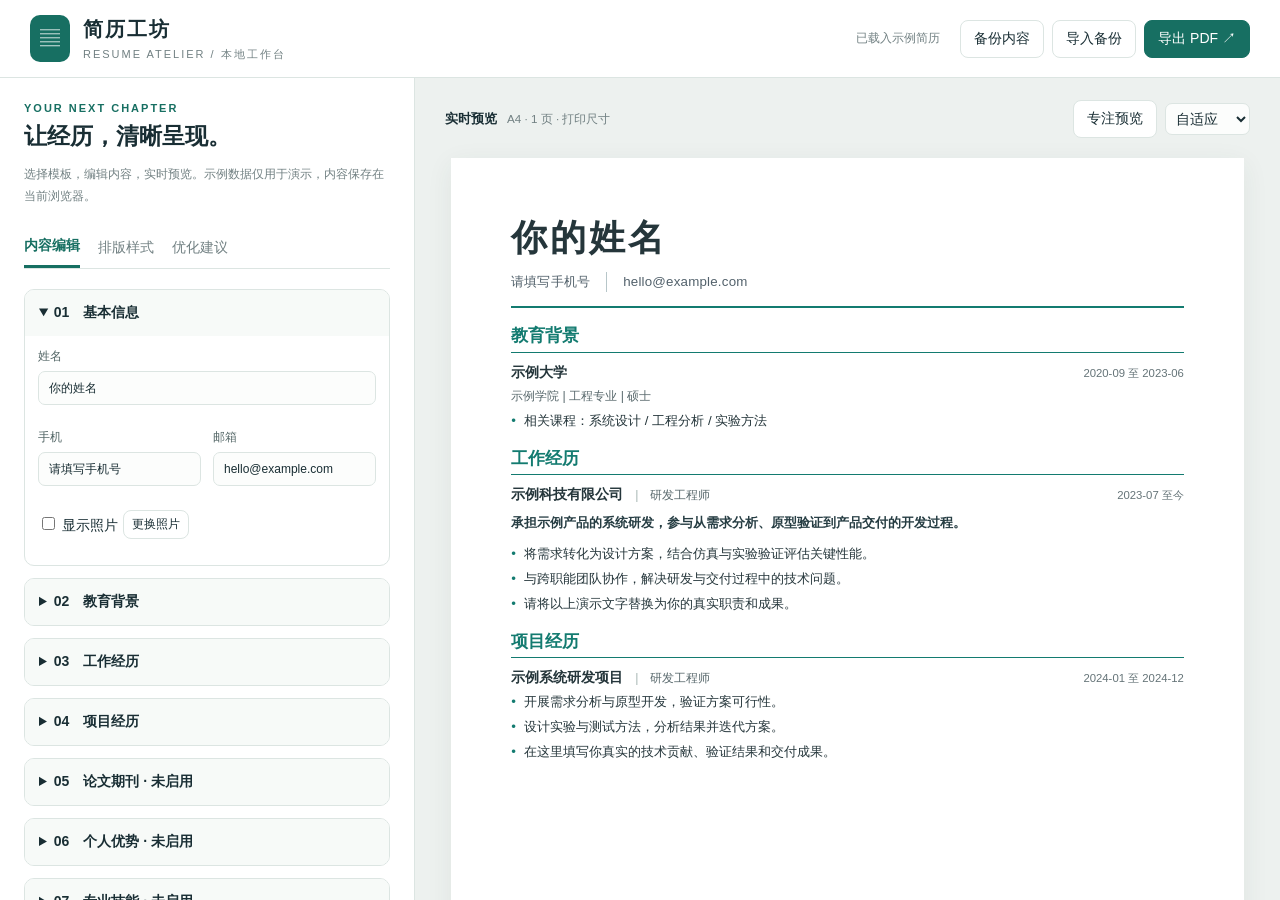
<file: index.html>
<!doctype html>
<html lang="zh-CN"><head><meta charset="utf-8"><meta name="viewport" content="width=device-width,initial-scale=1"><title>简历工坊 · Resume Atelier</title>
<style>
:root{--ink:#192e34;--muted:#728183;--green:#176f62;--line:#dce5e2}*{box-sizing:border-box}[hidden]{display:none!important}body{margin:0;background:#edf1ef;color:var(--ink);font:14px 'Microsoft YaHei','PingFang SC',sans-serif}button,input,textarea,select{font:inherit}button{cursor:pointer;border:1px solid var(--line);background:white;color:var(--ink);border-radius:8px;padding:9px 13px}button:hover{background:#eaf4ef;border-color:#8ab4a5}button:focus-visible,input:focus,textarea:focus,select:focus{outline:2px solid #61a692;outline-offset:2px}button.primary{background:var(--green);color:white;border-color:var(--green)}header.app{height:78px;padding:0 30px;display:flex;align-items:center;justify-content:space-between;background:#fff;border-bottom:1px solid var(--line);gap:20px}.brand{display:flex;gap:13px;align-items:center}.logo{background:var(--green);color:white;border-radius:10px;padding:10px;font-size:20px}.brand b{font-size:20px;letter-spacing:2px}.brand small{display:block;margin-top:4px;color:var(--muted);font-size:11px;letter-spacing:2px}.actions{display:flex;gap:8px;align-items:center}.saved{font-size:12px;color:var(--muted);margin-right:12px}.layout{display:grid;grid-template-columns:415px minmax(0,1fr);height:calc(100vh - 78px)}.editor{background:#fff;border-right:1px solid var(--line);overflow-y:auto;padding:24px}.eyebrow{font-size:11px;letter-spacing:2px;color:var(--green);font-weight:bold}h1{font-size:23px;margin:7px 0}p.help{color:var(--muted);font-size:12px;line-height:1.8}.tabs{display:flex;border-bottom:1px solid var(--line);margin:20px 0;gap:18px}.tabs button{border:0;border-radius:0;padding:10px 0;color:var(--muted)}.tabs button.active{border-bottom:3px solid var(--green);color:var(--green);font-weight:bold}label.field{display:block;font-size:12px;color:#536666;margin:12px 0}input:not([type=checkbox]):not([type=color]):not([type=range]),textarea,select{display:block;width:100%;border:1px solid var(--line);border-radius:7px;padding:9px 10px;margin-top:6px;background:#fcfdfc;color:var(--ink)}textarea{resize:vertical;line-height:1.75;min-height:125px}.row{display:grid;grid-template-columns:1fr 1fr;gap:12px}details.group{border:1px solid var(--line);border-radius:10px;margin:12px 0;overflow:hidden}summary{padding:14px;background:#f7faf8;cursor:pointer;font-weight:bold}.group-inner{padding:0 13px 14px}.controls{display:flex;gap:5px;align-items:center;margin:12px 0;flex-wrap:wrap}.controls button{font-size:12px;padding:5px 8px}.entry{border-top:1px solid var(--line);padding-top:10px;margin-top:10px}.entry-title{display:flex;justify-content:space-between;align-items:center;color:var(--muted);font-size:12px}.entry-title button{padding:4px 7px;font-size:11px}.hint{background:#f1f6f3;border-radius:9px;padding:14px;margin:15px 0;font-size:12px;line-height:1.85;color:#50695e}.template{width:100%;text-align:left;margin:6px 0;padding:15px;display:flex;gap:15px;align-items:center}.template.active{border:2px solid var(--green);background:#f1f8f4}.template strong{display:block}.template small{display:block;margin-top:6px;color:var(--muted)}.mini{width:40px;height:50px;border:1px solid #c1d1c8;background:repeating-linear-gradient(#fff 0 8px,#c3d8cf 9px 10px);border-top:7px solid #428976;flex-shrink:0}.mini.modern{border-top:15px solid #244950}.mini.editorial{border-left:12px solid #b3cfc3}.stage{overflow:auto;padding:22px 30px 50px}.previewbar{display:flex;justify-content:space-between;align-items:center;margin-bottom:20px;gap:15px}.previewbar b{font-size:13px}.previewbar small{color:var(--muted);margin-left:10px}.zoom{display:flex;gap:8px;align-items:center}.zoom select{width:85px;margin:0;padding:6px}.previewwrap{margin:auto;width:794px;transform-origin:top center}.page{width:210mm;height:297mm;padding:15mm 16mm 14mm;background:#fff;position:relative;box-shadow:0 6px 25px #27433612;margin:0 auto 24px;color:#25363b;font-family:'Microsoft YaHei',sans-serif;font-size:var(--font-size);line-height:var(--leading);overflow:hidden}.page-content{height:267mm}.page footer{position:absolute;bottom:6mm;left:16mm;right:16mm;display:flex;justify-content:space-between;border-top:1px solid #e4e9e6;padding-top:2mm;font-size:8pt;color:#89938e}.resume-head{display:flex;gap:18px;align-items:center;margin-bottom:15px;border-bottom:2px solid var(--accent);padding-bottom:15px}.resume-head img{height:82px;width:76px;object-fit:cover;flex-shrink:0}.resume-head h1{font-size:27pt;letter-spacing:5px;line-height:1.35;margin:0 0 5px}.resume-head .target{font-size:12pt;color:var(--accent);margin-bottom:6px}.contact{font-size:9pt;color:#59686c;white-space:pre-wrap;overflow-wrap:anywhere}.section-title{font-size:13pt;color:var(--accent);border-bottom:1px solid var(--accent);padding-bottom:4px;margin:14px 0 9px;line-height:1.4}.item{margin:0 0 11px;overflow-wrap:anywhere}.item-head{display:flex;justify-content:space-between;gap:15px;align-items:baseline;line-height:1.5}.item-head strong{font-size:10.7pt}.date{font-size:8.5pt;color:#657478;flex-shrink:0}.meta{color:#58686c;font-size:9.3pt;margin:3px 0}.bullet{padding-left:13px;position:relative;margin-top:3px;white-space:pre-wrap;overflow-wrap:anywhere}.bullet:before{content:'•';position:absolute;left:0;color:var(--accent)}.modern .resume-head{background:#213f46;color:white;padding:20px;margin:-15mm -16mm 18px;padding-left:16mm;padding-right:16mm;min-height:145px;border:0}.modern .contact,.modern .target{color:#dbeae5}.modern .resume-head img{order:2;margin-left:auto}.modern .section-title{border:0;border-left:4px solid var(--accent);padding:3px 10px;background:#f0f5f3}.modern .item{border-left:1px solid #d8e4de;padding-left:13px}.editorial .resume-head{border-bottom:3px solid var(--accent);justify-content:space-between}.editorial .resume-head img{order:2}.editorial .section-title{border:0;letter-spacing:2px;font-size:12pt}.editorial .section-block{display:grid;grid-template-columns:100px 1fr;column-gap:16px;margin-top:15px}.editorial .section-block .section-title{margin:0;padding:0;border-right:1px solid #cbd9d2}.editorial .item-head{display:block}.editorial .date{display:block;font-size:8pt;margin-top:2px}.editorial .item-head strong{font-size:11pt}.toast{position:fixed;bottom:25px;left:50%;transform:translateX(-50%);background:#203c36;color:white;padding:12px 20px;border-radius:9px;z-index:10;box-shadow:0 5px 20px #0002}.hidden{display:none!important}dialog{border:0;border-radius:14px;padding:28px;max-width:470px;box-shadow:0 20px 80px #0003}dialog::backdrop{background:#183d3655}dialog p{line-height:1.9;color:#52635d}body.preview-only .editor{display:none}body.preview-only .layout{grid-template-columns:1fr}
@media(max-width:1000px){.layout{grid-template-columns:350px minmax(0,1fr)}.editor{padding:18px}.stage{padding:15px}.saved{display:none}.app .brand small{display:none}}@media(max-width:720px){header.app{height:auto;min-height:80px;padding:15px;flex-wrap:wrap}.layout{display:block;height:auto}.editor{max-height:65vh}.stage{min-height:400px}.actions{flex-wrap:wrap}.previewbar{flex-wrap:wrap}}
@page{size:A4;margin:0}@media print{html,body{margin:0!important;padding:0!important;background:white!important}.app,.editor,.previewbar,dialog,.toast{display:none!important}.layout,.stage,.previewwrap{display:block!important;width:auto!important;height:auto!important;margin:0!important;padding:0!important;overflow:visible!important;zoom:1!important;transform:none!important}.page{margin:0!important;box-shadow:none!important;break-after:page;page-break-after:always;print-color-adjust:exact;-webkit-print-color-adjust:exact}.page:last-child{break-after:auto;page-break-after:auto}}
/* Additional automatic templates */
.company-role{display:flex;flex-wrap:wrap;align-items:baseline;gap:3px 12px;min-width:0}
.inline-role{font-size:9.3pt;font-weight:400;color:#58686c;white-space:normal}
.inline-role:before{content:'|';color:#a7b6b3;margin-right:12px}
.page .work-head{display:flex;justify-content:space-between;align-items:baseline;gap:5px 15px}
.custom-block .inline-role{font-size:.9em}
.role-summary{margin:7px 0 8px;padding:0;font-weight:600;line-height:1.7;color:#263d43;white-space:pre-wrap;overflow-wrap:anywhere}
.compact .role-summary{margin:5px 0 6px;line-height:1.5}
.custom-block .role-summary{font-size:1em}
.row>*{min-width:0}
.resume-copy{flex:1;min-width:0;container-type:inline-size}
.resume-head .contact{display:grid;grid-template-columns:minmax(0,1fr);gap:3px;width:100%;white-space:normal;text-align:left;line-height:1.65}
.contact-field{display:grid;grid-template-columns:2em minmax(0,1fr);align-items:baseline;min-width:0;column-gap:1em}
.contact-label{white-space:nowrap;opacity:.75}
.contact-secondary{font-size:9pt;line-height:1.65;color:#718078;margin-top:5px;text-align:left;overflow-wrap:anywhere}
.modern .contact-secondary{color:#c3d5cf}
.contact-value{min-width:0;overflow-wrap:anywhere;white-space:pre-wrap;font-variant-numeric:tabular-nums}
.minimal .contact,.academic .contact{margin-inline:auto}
.resume-head .target{overflow-wrap:anywhere}
@container(max-width:360px){.resume-head .contact{grid-template-columns:minmax(0,1fr);gap:3px}}
.minimal .resume-head{justify-content:center;text-align:center;border:0;padding-bottom:10px}.minimal .resume-head img{border-radius:50%;width:74px;height:74px}.minimal .resume-head h1{font-size:25pt;letter-spacing:8px}.minimal .section-title{color:#273b3d;border-color:#c9d5d0;font-size:11.5pt;letter-spacing:3px}.minimal .item{margin-bottom:15px}.minimal .bullet:before{color:#82908b}.mini.minimal{border-top:0;border-bottom:1px solid #ccc}
.executive .resume-head{border-top:7px solid var(--accent);border-bottom:0;padding-top:18px;align-items:flex-start}.executive .resume-head img{order:2;margin-left:auto}.executive .resume-head h1{font-weight:900;letter-spacing:1px;font-size:30pt}.executive .section-title{color:#25363b;border-bottom:2px solid #25363b;font-size:12pt}.executive .item-head strong{font-weight:800}.executive .meta{color:var(--accent)}.mini.executive{border-top:9px solid #25363b}
.compact .resume-head{margin-bottom:8px;padding-bottom:8px}.compact .resume-head h1{font-size:23pt}.compact .resume-head img{width:58px;height:64px}.compact .section-title{font-size:11.5pt;margin:10px 0 6px;padding:3px 8px;background:#edf3f0;border:0}.compact .item{margin-bottom:7px}.compact .meta{margin:1px 0}.compact .bullet{margin-top:1px;line-height:1.4}.compact .item-head strong{font-size:10pt}.mini.compact{background:repeating-linear-gradient(#fff 0 4px,#a4b8af 5px 6px)}
.academic{font-family:'SimSun','Songti SC',serif}.academic .resume-head{justify-content:center;text-align:center;border-bottom:3px double #34433e}.academic .resume-head h1{font-family:'SimSun',serif;font-size:26pt}.academic .resume-head img{order:2}.academic .section-title{color:#25352d;border-bottom:1px solid #747f79;letter-spacing:4px;text-align:center}.academic .item-head strong{font-size:11pt}.academic .meta{font-style:italic}.mini.academic{border-top:3px double #34433e}
/* Custom layout canvas uses millimetres so screen and PDF agree. */
.custombar{position:sticky;top:-22px;z-index:5;background:#f8fcf9f5;border:1px solid #d2e1d9;border-radius:10px;padding:10px 12px;margin:0 0 18px;display:flex;flex-wrap:wrap;align-items:center;gap:8px;box-shadow:0 3px 12px #18382d0b}.custombar button{padding:7px 10px;font-size:12px}.custombar .status{font-size:12px;color:#657c6f;flex-basis:100%}.custombar .status.problem{color:#a34827}.custom-help{font-size:12px;color:#577565;flex:1}.mini.custom{border:1px dashed #176f62;background:linear-gradient(90deg,transparent 45%,#a4cbb5 46% 50%,transparent 51%),linear-gradient(transparent 40%,#a4cbb5 41% 45%,transparent 46%)}
.page.custom{padding:0;overflow:hidden}.page.custom.grid-on{background-image:linear-gradient(#b4cdbc20 1px,transparent 1px),linear-gradient(90deg,#b4cdbc20 1px,transparent 1px);background-size:5mm 5mm}.custom .safe-guide{position:absolute;inset:8mm 8mm 14mm;border:1px dashed #c1d5c9;pointer-events:none}.custom .custom-page-label{position:absolute;top:2mm;left:8mm;color:#8b9e93;font-size:8pt;pointer-events:none}.custom-block{position:absolute;outline:1px dashed #b6cdc080;touch-action:none;cursor:move;overflow:visible}.custom-block:hover{outline-color:#438e73}.custom-block.selected{outline:2px solid #34866b;z-index:2}.custom-block.issue{outline:2px dashed #c1623c}.custom-block .block-content{padding:2mm;height:100%;overflow:visible;overflow-wrap:anywhere}.custom-block .resume-head{margin:0;padding:0;border:0;display:block}.custom-block .resume-head h1{overflow-wrap:anywhere}.custom-block .contact{font-size:.9em}.custom-block .section-title{margin:0 0 6px;font-size:1.15em}.custom-block .item{margin:0}.custom-block .item-head{flex-wrap:wrap;gap:2px 10px}.custom-block .item-head strong{font-size:1.04em}.custom-block .date{font-size:.82em;white-space:normal}.custom-block .meta{font-size:.9em}.custom-block .item-head strong,.custom-block .date{min-width:0;max-width:100%;overflow-wrap:anywhere}.custom-block .custom-photo{display:block;width:100%;height:100%;object-fit:contain}.custom-block .photo-content{padding:0}.block-grip{position:absolute;left:0;top:-19px;border:0;border-radius:4px 4px 0 0;background:#277e60;color:white;padding:2px 7px;line-height:15px;font-size:10px;max-width:100%;white-space:nowrap;text-overflow:ellipsis;overflow:hidden;opacity:0;cursor:move;z-index:3}.selected .block-grip,.custom-block:hover .block-grip{opacity:1}.resize-handle{position:absolute;width:10px;height:10px;border:1px solid #267555;background:#fff;padding:0;border-radius:2px;z-index:4;opacity:0;touch-action:none}.selected .resize-handle{opacity:1}.resize-handle[data-edge=nw]{left:-5px;top:-5px;cursor:nwse-resize}.resize-handle[data-edge=ne]{right:-5px;top:-5px;cursor:nesw-resize}.resize-handle[data-edge=sw]{left:-5px;bottom:-5px;cursor:nesw-resize}.resize-handle[data-edge=se]{right:-5px;bottom:-5px;cursor:nwse-resize}.resize-handle[data-edge=n]{left:50%;top:-5px;cursor:ns-resize}.resize-handle[data-edge=s]{left:50%;bottom:-5px;cursor:ns-resize}.resize-handle[data-edge=w]{left:-5px;top:50%;cursor:ew-resize}.resize-handle[data-edge=e]{right:-5px;top:50%;cursor:ew-resize}
.custom-inspector{border:1px solid #cadfd1;background:#f7faf8;border-radius:10px;padding:14px;margin-top:15px}.custom-inspector h3{font-size:14px;margin:0 0 7px}.custom-inspector .controls{margin-bottom:0}.custom-inspector input{min-width:0}.custom-inspector .hint{margin-bottom:0;background:#eaf1ec}.custom-block.selected:focus-visible{outline:2px solid #277e60}.layout-clean .custom-block{outline:none!important;cursor:default}.layout-clean .block-grip,.layout-clean .resize-handle,.layout-clean .safe-guide,.layout-clean .custom-page-label{display:none}.layout-clean .page.custom{background-image:none}.custom-badge{font-size:11px;background:#e2eee7;color:#34785a;border-radius:5px;padding:3px 6px}.custom-block[data-dragging]{z-index:4;box-shadow:0 4px 15px #29644722}
@media print{.custombar,.block-grip,.resize-handle,.safe-guide,.custom-page-label{display:none!important}.page.custom{background-image:none!important}.custom-block{outline:none!important;box-shadow:none!important}.custom-block .block-content{overflow:visible!important}.custom-block.selected{z-index:auto}}
.page .resume-head{text-align:left;align-items:center}
.page .resume-head>img{order:2;margin-left:auto;align-self:center}
.page .resume-head h1{margin-bottom:8px}
.custom-block .contact-secondary{font-size:.9em}
.page .resume-head h1{font-size:27pt;letter-spacing:3px;line-height:1.3;margin:0 0 10px}
.page .resume-head .contact{display:flex;flex-wrap:wrap;gap:6px 0;align-items:baseline;font-size:10pt;line-height:1.5;color:#52616b}
.page .contact-field{display:block;min-width:0;max-width:100%;padding-right:16px}
.page .contact-field+.contact-field{border-left:1px solid #b7c6c9;padding-left:16px;padding-right:0}
.page .contact-value{overflow-wrap:anywhere;letter-spacing:.2px}
.page.modern .contact{color:#e0ece8}
.page.modern .contact-field+.contact-field{border-color:#74918e}
.page .resume-head>img{height:78px;width:70px;object-fit:cover}
@container(max-width:340px){.page .resume-head .contact{display:grid;grid-template-columns:minmax(0,1fr);gap:4px}.page .contact-field,.page .contact-field+.contact-field{padding:0;border:0}}

</style></head><body>
<header class="app"><div class="brand"><div class="logo">▤</div><div><b>简历工坊</b><small>RESUME ATELIER / 本地工作台</small></div></div><div class="actions"><span class="saved" id="saved">已载入示例简历</span><button id="backup">备份内容</button><button id="import">导入备份</button><button class="primary" id="export">导出 PDF ↗</button></div></header>
<main class="layout"><aside class="editor"><div class="eyebrow">YOUR NEXT CHAPTER</div><h1>让经历，清晰呈现。</h1><p class="help">选择模板，编辑内容，实时预览。示例数据仅用于演示，内容保存在当前浏览器。</p><nav class="tabs"><button class="active" data-tab="content">内容编辑</button><button data-tab="design">排版样式</button><button data-tab="advice">优化建议</button></nav><div id="content"></div><div id="design" class="hidden"></div><div id="advice" class="hidden"><div class="hint"><b>01 / 先概括职责与贡献</b><br>工作经历第一行作为独立总结段落，其余每行作为一条职责或成果。说明你承担了什么，以及工作产生的价值。</div><div class="hint"><b>02 / 展示真实证据</b><br>项目描述保留技术方法、关键约束和已验证的成果。只填写真实可核对的数据。</div><div class="hint"><b>03 / 为目标职位调整顺序</b><br>通过分组和条目旁的箭头，把最相关的经历放在前面。示例内容不代表任何真实个人或机构。</div><div class="hint"><b>04 / 保存你的内容</b><br>定期导出 JSON 备份。清理浏览器数据或换电脑后，可以通过导入备份恢复。</div><button id="reset">恢复示例简历…</button></div></aside><section class="stage"><div class="previewbar"><div><b>实时预览</b><small id="page-count"></small></div><div class="zoom"><button id="focus">专注预览</button><select id="zoom" aria-label="预览缩放"><option value="auto">自适应</option><option value="0.65">65%</option><option value="0.85">85%</option><option value="1">100%</option></select></div></div><div class="previewwrap" id="pages"></div></section></main>
<input type="file" id="json-file" accept=".json,application/json" hidden><input type="file" id="photo-file" accept="image/png,image/jpeg,image/webp" hidden><div class="toast hidden" id="toast" role="status"></div>
<dialog id="print-dialog"><h2>保存为 PDF</h2><p>接下来会打开浏览器打印窗口。请选择 <b>“另存为 PDF”</b>，纸张选 <b>A4</b>，缩放 <b>100%</b>，边距 <b>无</b>，关闭 <b>页眉和页脚</b>，启用 <b>背景图形</b>。预览已按相同尺寸分页。</p><p>建议使用电脑上的 Chrome 或 Edge。导出文字可以选中和搜索。</p><div class="actions"><button id="cancel-print">取消</button><button class="primary" id="confirm-print">继续导出</button></div></dialog>
<script>
const INITIAL={"basic": {"name": "你的姓名", "phone": "请填写手机号", "email": "hello@example.com", "gender": "", "city": "", "target": "", "photo": "", "showPhoto": false}, "settings": {"template": "classic", "size": 10, "line": 1.65, "accent": "#137b70"}, "sections": [{"title": "教育背景", "enabled": true, "items": [{"title": "示例大学", "meta": "示例学院 | 工程专业 | 硕士", "date": "2020-09 至 2023-06", "body": "相关课程：系统设计 / 工程分析 / 实验方法"}]}, {"title": "工作经历", "enabled": true, "items": [{"title": "示例科技有限公司", "meta": "研发工程师", "date": "2023-07 至今", "body": "承担示例产品的系统研发，参与从需求分析、原型验证到产品交付的开发过程。\n将需求转化为设计方案，结合仿真与实验验证评估关键性能。\n与跨职能团队协作，解决研发与交付过程中的技术问题。\n请将以上演示文字替换为你的真实职责和成果。"}]}, {"title": "项目经历", "enabled": true, "items": [{"title": "示例系统研发项目", "meta": "研发工程师", "date": "2024-01 至 2024-12", "body": "开展需求分析与原型开发，验证方案可行性。\n设计实验与测试方法，分析结果并迭代方案。\n在这里填写你真实的技术贡献、验证结果和交付成果。"}]}, {"title": "论文期刊", "enabled": false, "items": [{"title": "示例论文或专利名称", "meta": "作者排序、期刊或专利号", "date": "发表时间", "body": ""}]}, {"title": "个人优势", "enabled": false, "items": [{"title": "", "meta": "", "date": "", "body": ""}]}, {"title": "专业技能", "enabled": false, "items": [{"title": "", "meta": "", "date": "", "body": ""}]}]};
const KEY='resume-atelier-public-v1', $=s=>document.querySelector(s), clone=o=>JSON.parse(JSON.stringify(o));let data=clone(INITIAL),timer;
const esc=s=>String(s??'').replace(/[&<>"']/g,c=>({'&':'&amp;','<':'&lt;','>':'&gt;','"':'&quot;',"'":'&#39;'}[c]));
function validate(d){if(!d||!d.basic||!d.settings||!Array.isArray(d.sections)||d.sections.length>40)throw Error('备份结构不正确');for(const k of ['name','phone','email','gender','city','target','photo'])if(typeof d.basic[k]!=='string')throw Error('基本信息格式不正确');if(d.basic.photo&&!/^data:image\/(png|jpeg|webp);base64,[A-Za-z0-9+/=]+$/.test(d.basic.photo))throw Error('照片格式不支持');if(typeof d.basic.showPhoto!=='boolean')throw Error('照片设置不正确');if(!['classic','modern','editorial','minimal','executive','compact','academic','custom'].includes(d.settings.template)||!/^#[a-fA-F0-9]{6}$/.test(d.settings.accent)||!Number.isFinite(d.settings.size)||d.settings.size<9||d.settings.size>13||!Number.isFinite(d.settings.line)||d.settings.line<1.3||d.settings.line>2)throw Error('排版设置不正确');for(const s of d.sections){if(typeof s.title!=='string'||typeof s.enabled!=='boolean'||!Array.isArray(s.items)||s.items.length>100)throw Error('分组格式不正确');for(const i of s.items)for(const k of ['title','meta','date','body'])if(typeof i[k]!=='string'||i[k].length>30000)throw Error('条目内容不正确');}return validateLayout(d);}
try{const raw=localStorage.getItem(KEY);if(raw)data=validate(JSON.parse(raw));}catch(e){setTimeout(()=>toast('本地记录无法读取，已载入示例内容。'),300)}
function toast(s){$('#toast').textContent=s;$('#toast').classList.remove('hidden');clearTimeout(timer);timer=setTimeout(()=>$('#toast').classList.add('hidden'),4200)}
function save(){render();try{localStorage.setItem(KEY,JSON.stringify(data));$('#saved').textContent='已自动保存 · '+new Date().toLocaleTimeString('zh-CN',{hour:'2-digit',minute:'2-digit'});}catch(e){$('#saved').textContent='自动保存失败，请备份内容';}}
function field(label,value,path,multi=false){return `<label class="field">${label}<${multi?'textarea':'input'} data-path="${path}" ${multi?'rows="5"':`value="${esc(value)}"`}>${multi?esc(value)+'</textarea>':''}</label>`}
function editor(){let b=data.basic;$('#content').innerHTML=`<details class="group" open><summary>01　基本信息</summary><div class="group-inner"><div class="row">${field('姓名',b.name,'basic.name')}${field('求职意向（选填）',b.target,'basic.target')}</div><div class="row">${field('手机',b.phone,'basic.phone')}${field('邮箱',b.email,'basic.email')}</div><div class="row">${field('性别（可留空）',b.gender,'basic.gender')}${field('居住地',b.city,'basic.city')}</div><div class="controls"><label><input type="checkbox" data-path="basic.showPhoto" ${b.showPhoto?'checked':''}> 显示照片</label><button data-action="photo">更换照片</button></div></div></details>`+data.sections.map((s,n)=>`<details class="group"><summary>${String(n+2).padStart(2,'0')}　${esc(s.title)}${s.enabled?'':' · 未启用'}</summary><div class="group-inner"><div class="controls"><label><input type="checkbox" data-path="sections.${n}.enabled" ${s.enabled?'checked':''}> 显示分组</label><button data-action="up" data-s="${n}" ${n===0?'disabled':''}>↑</button><button data-action="down" data-s="${n}" ${n===data.sections.length-1?'disabled':''}>↓</button><button data-action="delete-section" data-s="${n}">删除分组</button></div>${field('分组名称',s.title,`sections.${n}.title`)}${s.items.map((i,j)=>`<div class="entry"><div class="entry-title"><span>条目 ${j+1}</span><div><button data-action="item-up" data-s="${n}" data-i="${j}" ${j===0?'disabled':''}>↑</button><button data-action="item-down" data-s="${n}" data-i="${j}" ${j===s.items.length-1?'disabled':''}>↓</button><button data-action="delete-item" data-s="${n}" data-i="${j}">删除</button></div></div>${field('学校 / 公司 / 项目 / 标题',i.title,`sections.${n}.items.${j}.title`)}${field('专业学历 / 职位 / 补充信息',i.meta,`sections.${n}.items.${j}.meta`)}${field('时间',i.date,`sections.${n}.items.${j}.date`)}${field(s.title==='工作经历'?'总结与职责（第一行为总结，其余每行一个要点）':'详细内容（每行一个要点）',i.body,`sections.${n}.items.${j}.body`,true)}</div>`).join('')}<button data-action="add-item" data-s="${n}">＋ 添加条目</button></div></details>`).join('')+'<button data-action="add-section" style="width:100%;margin-top:10px">＋ 添加自定义分组</button><p class="help">空白字段不会显示在简历中。建议定期备份，以便换浏览器或电脑继续编辑。</p>';design();}
function design(){$('#design').innerHTML='<p class="help">同一份内容，三种表达。切换样式不会改变文字。</p>'+[['classic','经典清晰','接近原版 · 细线分组 · 信息紧凑'],['modern','现代专业','深色抬头 · 时间线条目 · 层次鲜明'],['editorial','侧标叙事','左侧分组 · 右侧经历 · 阅读从容']].map(([id,t,d])=>`<button class="template ${data.settings.template===id?'active':''}" data-template="${id}"><span class="mini ${id}"></span><span><strong>${t}</strong><small>${d}</small></span></button>`).join('')+`<label class="field">主题色 <input type="color" data-path="settings.accent" value="${data.settings.accent}"></label><label class="field">正文字号<select data-path="settings.size">${[9,9.5,10,10.5,11,12,13].map(v=>`<option ${v===data.settings.size?'selected':''}>${v}</option>`).join('')}</select></label><label class="field">行距<select data-path="settings.line">${[1.3,1.45,1.65,1.8,2].map(v=>`<option ${v===data.settings.line?'selected':''}>${v}</option>`).join('')}</select></label><div class="hint">内容较多时会自动增加页面，并为跨页内容添加续页标记。调整字号和行距可改变页数；优先保证可读性。</div>`;}
function heading(cont=false){const b=data.basic;return `<div class="resume-head">${b.photo&&b.showPhoto?`<img src="${b.photo}" alt="简历照片">`:''}<div><h1>${esc(b.name)}</h1>${b.target?`<div class="target">${esc(b.target)}</div>`:''}<div class="contact">${[b.phone&&'手机：'+b.phone,b.email&&'邮箱：'+b.email].filter(Boolean).map(esc).join('　|　')}<br>${[b.gender&&'性别：'+b.gender,b.city&&'居住地：'+b.city].filter(Boolean).map(esc).join('　|　')}</div></div></div>`;}
function itemHTML(i,lines,cont=false){const work=data.sections.some(s=>s.title==='工作经历'&&s.items.includes(i));const inlineRole=work||data.sections.some(s=>s.title==='项目经历'&&s.items.includes(i));const summaryFirst=i.summaryFirst===true||work;return `<div class="item"><div class="item-head ${inlineRole?'work-head':''}">${inlineRole?`<div class="company-role"><strong>${esc(i.title)}${cont?'（续）':''}</strong>${i.meta?`<span class="inline-role">${esc(i.meta)}</span>`:''}</div>`:`<strong>${esc(i.title)}${cont?'（续）':''}</strong>`}<span class="date">${esc(i.date)}</span></div>${i.meta&&!inlineRole?`<div class="meta">${esc(i.meta)}</div>`:''}${lines.map((l,n)=>summaryFirst&&!cont&&n===0?`<p class="role-summary">${esc(l)}</p>`:`<div class="bullet">${esc(l)}</div>`).join('')}</div>`;}
function render(){const root=$('#pages');root.innerHTML='';root.style.setProperty('--font-size',data.settings.size+'pt');root.style.setProperty('--leading',data.settings.line);root.style.setProperty('--accent',data.settings.accent);let page,content,section,holder,pageNum=0;
function newPage(){page=document.createElement('article');page.className='page '+data.settings.template;page.innerHTML='<div class="page-content"></div><footer><span></span><span></span></footer>';root.append(page);content=page.firstChild;pageNum++;section=null;holder=null;}
function fits(){return content.scrollHeight<=content.clientHeight+1}
function newSection(title,continued){section=document.createElement('div');section.className='section-block';section.innerHTML=`<h2 class="section-title">${esc(title)}${continued?' · 续':''}</h2><div class="section-items"></div>`;content.append(section);holder=section.lastChild;}
newPage();content.innerHTML=heading();
for(const s of data.sections.filter(s=>s.enabled)){const items=s.items.filter(i=>i.title.trim()||i.meta.trim()||i.date.trim()||i.body.trim());if(!items.length)continue;newSection(s.title,false);
for(const i of items){const lines=i.body.split('\n').map(x=>x.trim()).filter(Boolean);let node=document.createElement('div');node.innerHTML=itemHTML(i,lines);holder.append(node);if(fits())continue;node.remove();const wasEmpty=!holder.children.length;if(wasEmpty)section.remove();newPage();newSection(s.title,!wasEmpty);holder.append(node);if(fits())continue;node.remove();
// Split long entries at bullet boundaries, or at characters for a single oversized paragraph.
let queue=lines.length?lines.slice():[''],part=[],continued=false;
while(queue.length){const line=queue.shift();node=document.createElement('div');node.innerHTML=itemHTML(i,[...part,line],continued);holder.replaceChildren(node);if(fits()){part.push(line);continue;}if(part.length){holder.innerHTML=itemHTML(i,part,continued);newPage();newSection(s.title,true);part=[];continued=true;queue.unshift(line);continue;}
let lo=0,hi=line.length;while(lo<hi){let mid=Math.ceil((lo+hi)/2);holder.innerHTML=itemHTML(i,[line.slice(0,mid)],continued);if(fits())lo=mid;else hi=mid-1;}if(lo===0){holder.innerHTML=itemHTML(i,[line],continued);toast('某条标题或内容过长，请缩短以避免超出页面。');break;}holder.innerHTML=itemHTML(i,[line.slice(0,lo)],continued);if(lo<line.length)queue.unshift(line.slice(lo));if(queue.length){newPage();newSection(s.title,true);continued=true;}part=[];
}
}
}
const all=[...root.children];all.forEach((p,i)=>{p.querySelector('footer span').textContent=data.basic.name;p.querySelector('footer span:last-child').textContent=`${i+1} / ${all.length}`});$('#page-count').textContent=`A4 · ${all.length} 页 · 打印尺寸`;fitZoom();}
function fitZoom(){const value=$('#zoom').value;$('#pages').style.zoom=value==='auto'?Math.min(1,Math.max(.25,($('.stage').clientWidth-60)/794)):Number(value);}
document.addEventListener('input',e=>{const p=e.target.dataset.path;if(!p)return;const keys=p.split('.');let obj=data;for(const k of keys.slice(0,-1))obj=obj[k];obj[keys.at(-1)]=e.target.type==='checkbox'?e.target.checked:p==='settings.size'||p==='settings.line'?Number(e.target.value):e.target.value;save();});
document.addEventListener('click',e=>{const b=e.target.closest('button');if(!b)return;if(b.dataset.tab){document.querySelectorAll('[data-tab]').forEach(x=>x.classList.toggle('active',x===b));for(const id of ['content','design','advice'])$('#'+id).classList.toggle('hidden',id!==b.dataset.tab);}if(b.dataset.template){data.settings.template=b.dataset.template;design();save();}const a=b.dataset.action;if(!a)return;let s=Number(b.dataset.s),i=Number(b.dataset.i);if(a==='photo'){$('#photo-file').click();return;}const opened=[...document.querySelectorAll('details.group')].map(x=>x.open);if(a==='add-section'){data.sections.push({title:'自定义分组',enabled:true,items:[{title:'',meta:'',date:'',body:''}]});}if(a==='delete-section'){if(!confirm('删除这个分组及其全部内容？'))return;data.sections.splice(s,1);}if(a==='up'||a==='down'){const n=s+(a==='up'?-1:1);[data.sections[s],data.sections[n]]=[data.sections[n],data.sections[s]];}if(a==='add-item')data.sections[s].items.push({title:'',meta:'',date:'',body:''});if(a==='delete-item'){if(!confirm('删除这条经历？'))return;data.sections[s].items.splice(i,1);}if(a==='item-up'||a==='item-down'){const n=i+(a==='item-up'?-1:1),arr=data.sections[s].items;[arr[i],arr[n]]=[arr[n],arr[i]];}editor();document.querySelectorAll('details.group').forEach((x,n)=>x.open=opened[n]||n===(a==='up'?s:a==='down'?s+2:s+1)||a==='add-section'&&n===data.sections.length);save();});
$('#backup').onclick=()=>{const blob=new Blob([JSON.stringify(data,null,2)],{type:'application/json'}),url=URL.createObjectURL(blob),a=document.createElement('a');a.href=url;a.download=(data.basic.name||'我的')+'-简历备份.json';a.click();setTimeout(()=>URL.revokeObjectURL(url),1000);toast('备份包含文字、照片和排版设置。');};
$('#import').onclick=()=>$('#json-file').click();$('#json-file').onchange=async e=>{const f=e.target.files[0];if(!f)return;try{if(f.size>8*1024*1024)throw Error('备份文件不能超过 8MB');const d=validate(JSON.parse(await f.text()));if(confirm('导入将替换当前内容，建议先备份。继续？')){data=d;editor();save();toast('已导入备份。');}}catch(err){toast('导入失败：'+err.message)}e.target.value='';};
$('#photo-file').onchange=async e=>{const f=e.target.files[0];if(!f)return;if(!['image/png','image/jpeg','image/webp'].includes(f.type)||f.size>5*1024*1024){toast('请选择不超过 5MB 的 PNG、JPG 或 WebP 照片。');e.target.value='';return;}const reader=new FileReader();reader.onload=()=>{const im=new Image();im.onload=()=>{const c=document.createElement('canvas'),scale=Math.min(1,600/im.width,800/im.height);c.width=im.width*scale;c.height=im.height*scale;c.getContext('2d').drawImage(im,0,0,c.width,c.height);data.basic.photo=c.toDataURL('image/png');data.basic.showPhoto=true;editor();save();};im.onerror=()=>toast('图片无法读取');im.src=reader.result;};reader.readAsDataURL(f);e.target.value='';};
$('#reset').onclick=()=>{if(confirm('恢复示例简历将覆盖当前修改。确定继续？')){data=clone(INITIAL);editor();save();}};
$('#export').onclick=()=>$('#print-dialog').showModal();$('#cancel-print').onclick=()=>$('#print-dialog').close();$('#confirm-print').onclick=()=>{$('#print-dialog').close();document.title=(data.basic.name||'我的')+'的简历';render();setTimeout(()=>window.print(),150)};window.addEventListener('beforeprint',()=>render());$('#zoom').onchange=fitZoom;window.addEventListener('resize',fitZoom);$('#focus').onclick=()=>{document.body.classList.toggle('preview-only');$('#focus').textContent=document.body.classList.contains('preview-only')?'返回编辑':'专注预览';fitZoom();};
const PRESETS=[['classic','经典清晰','细线分组 · 信息紧凑'],['modern','现代专业','深色抬头 · 时间线条目'],['editorial','侧标叙事','左侧分组 · 右侧经历'],['minimal','留白极简','居中抬头 · 轻量分隔'],['executive','沉稳商务','顶部色条 · 加粗层次'],['compact','高效紧凑','缩减间隔 · 提升信息密度'],['academic','学术书卷','宋体正文 · 居中章节'],['custom','自定义排版','自由拖动 · 八向缩放 · 跨页移动']];
const MM=96/25.4;let selectedBlock=null,customClean=false,dragState=null,undoStack=[],redoStack=[];
function validateLayout(d){
 const c=d.settings.custom;if(c===undefined)return d;
 if(!c||!Number.isInteger(c.pages)||c.pages<1||c.pages>100||typeof c.snap!=='boolean'||!c.blocks||typeof c.blocks!=='object'||Array.isArray(c.blocks)||Object.keys(c.blocks).length>5000)throw Error('自定义排版格式不正确');
 for(const [id,r] of Object.entries(c.blocks)){if(!/^[a-zA-Z0-9_-]{1,100}$/.test(id)||!r||!['x','y','w','h','page','font'].every(k=>Number.isFinite(r[k]))||!Number.isInteger(r.page)||r.page<0||r.page>=c.pages||r.x<0||r.y<0||r.w<15||r.h<8||r.x+r.w>210.1||r.y+r.h>283.1||r.font<8||r.font>16)throw Error('模块尺寸或位置超出范围');}
 return d;
}
function ensureIds(){const seen=new Set();for(const s of data.sections)for(const i of s.items){if(typeof i.layoutId!=='string'||!/^m_[a-z0-9_-]+$/.test(i.layoutId)||seen.has(i.layoutId))i.layoutId='m_'+crypto.randomUUID().replaceAll('-','');seen.add(i.layoutId);}}
function basicCopy(){const b=data.basic;const fields=[['手机',b.phone],['邮箱',b.email]].filter(([,value])=>value.trim());return `<div class="resume-copy"><h1>${esc(b.name)}</h1>${fields.length?`<div class="contact">${fields.map(([label,value])=>`<div class="contact-field" aria-label="${label}"><span class="contact-value">${esc(value)}</span></div>`).join('')}</div>`:''}</div>`;}
heading=function(){const b=data.basic;return `<div class="resume-head">${b.photo&&b.showPhoto?`<img src="${b.photo}" alt="简历照片">`:''}${basicCopy()}</div>`;};
function modules(){ensureIds();const b=data.basic;const html=`<div class="resume-head">${basicCopy()}</div>`;
 const list=[{id:'basic',label:'基本信息',html}];if(b.photo&&b.showPhoto)list.push({id:'photo',label:'照片',html:`<img class="custom-photo" src="${b.photo}" alt="简历照片">`});
 for(const s of data.sections.filter(s=>s.enabled))for(const i of s.items){if(![i.title,i.meta,i.date,i.body].some(v=>v.trim()))continue;list.push({id:i.layoutId,label:s.title+(i.title?' · '+i.title:''),html:`<h2 class="section-title">${esc(s.title)}</h2>${itemHTML(i,i.body.split('\n').map(v=>v.trim()).filter(Boolean))}`});}return list;
}
function layoutState(){if(!data.settings.custom)data.settings.custom={pages:1,snap:true,blocks:{}};return data.settings.custom;}
function remember(){undoStack.push(clone(layoutState()));if(undoStack.length>40)undoStack.shift();redoStack=[];}
function persistLayout(){try{localStorage.setItem(KEY,JSON.stringify(data));$('#saved').textContent='排版已自动保存';}catch{$('#saved').textContent='自动保存失败，请备份内容';}}
function measureModule(m,w,font=data.settings.size){const probe=document.createElement('div');probe.className='page custom';probe.style.cssText='position:absolute;left:-10000px;top:0;visibility:hidden;zoom:1;';probe.style.setProperty('--accent',data.settings.accent);probe.style.setProperty('--font-size',data.settings.size+'pt');probe.style.setProperty('--leading',data.settings.line);probe.innerHTML=`<div class="custom-block" style="width:${w}mm;font-size:${font}pt"><div class="block-content" style="height:auto">${m.html}</div></div>`;document.body.append(probe);const h=probe.querySelector('.block-content').getBoundingClientRect().height/MM+.7;probe.remove();return Math.max(8,h);}
function syncModules(repack=false){const c=layoutState(),list=modules();if(repack){c.blocks={};c.pages=1;}let page=0,y=14;
 if(!repack){for(const r of Object.values(c.blocks)){if(r.page>page){page=r.page;y=r.y+r.h+5;}else if(r.page===page)y=Math.max(y,r.y+r.h+5);}}
 for(const m of list){if(c.blocks[m.id])continue;if(m.id==='photo'){c.blocks[m.id]={page:0,x:173,y:14,w:23,h:27,font:data.settings.size};continue;}const w=m.id==='basic'&&data.basic.showPhoto?151:182;const h=Math.min(260,Math.ceil(measureModule(m,w)*10)/10);if(y+h>277){page++;y=14;}c.blocks[m.id]={page,x:14,y,w,h,font:data.settings.size};y+=h+5;}
 c.pages=Math.max(c.pages,page+1);return list;
}
const autoDesign=design,autoRender=render;
const fullEditor=editor;
editor=function(){fullEditor();for(const k of ['gender','city','target'])document.querySelector(`[data-path="basic.${k}"]`)?.closest('label').remove();document.querySelectorAll('#content .row').forEach(row=>{if(!row.children.length)row.remove();else if(row.children.length===1)row.style.gridTemplateColumns='1fr';});};
design=function(){autoDesign();const first=$('#design p.help');first.textContent='七种排版预设，或自由设计。切换样式保留文字和自定义位置。';$('#design').querySelectorAll('.template').forEach(n=>n.remove());first.insertAdjacentHTML('afterend',PRESETS.map(([id,t,d])=>`<button class="template ${data.settings.template===id?'active':''}" data-template="${id}"><span class="mini ${id}"></span><span><strong>${t}</strong><small>${d}</small></span></button>`).join(''));
 if(data.settings.template==='custom'){$('#design > .hint').textContent='每条经历是独立模块。点击模块选中，拖动正文或顶部绿色标签移动，拖动边角调整大小。窄模块会自动换行；红框表示文字放不下。';$('#design').insertAdjacentHTML('afterbegin','<div id="custom-inspector" class="custom-inspector"></div>');inspector();}}
function inspector(){const panel=$('#custom-inspector');if(!panel)return;const c=layoutState(),list=modules(),m=list.find(m=>m.id===selectedBlock),r=c.blocks[selectedBlock];panel.innerHTML=`<h3>自由排版 <span class="custom-badge">单位：毫米</span></h3><label class="field">选择模块<select id="module-select"><option value="">点击画布上的模块</option>${list.map(m=>`<option value="${m.id}" ${m.id===selectedBlock?'selected':''}>${esc(m.label)}</option>`).join('')}</select></label>`+(m&&r?`<div class="row">${rectField('所在页','page',r.page+1,1,c.pages)}${rectField('字号（pt）','font',r.font,8,16)}</div><div class="row">${rectField('距左 X','x',r.x,0,210-r.w)}${rectField('距上 Y','y',r.y,0,283-r.h)}</div><div class="row">${rectField('宽度','w',r.w,15,210-r.x)}${rectField('高度','h',r.h,8,283-r.y)}</div><div class="controls"><button data-custom="align-left">左对齐</button><button data-custom="center">水平居中</button><button data-custom="align-right">右对齐</button><button data-custom="fit-height">适应文字高度</button></div><p class="help">选中模块后，方向键微调 1mm；Shift + 方向键移动 5mm。可拖到另一页，或修改所在页。</p>`:'<p class="help">照片、基本信息和每条经历都可以独立调整。先在右侧点击一个模块。</p>');}
function rectField(label,key,v,min,max){return `<label class="field">${label}<input type="number" data-rect="${key}" value="${Math.round(v*10)/10}" min="${min}" max="${Math.max(min,max)}" step="${key==='page'?1:.1}"></label>`;}
function applyRect(node,r){node.style.left=r.x+'mm';node.style.top=r.y+'mm';node.style.width=r.w+'mm';node.style.height=r.h+'mm';node.style.fontSize=r.font+'pt';}
function selectBlock(id,refresh=true){selectedBlock=id;document.querySelectorAll('.custom-block').forEach(n=>n.classList.toggle('selected',n.dataset.block===id));if(refresh){if($('#design').classList.contains('hidden'))document.querySelector('[data-tab="design"]').click();if(!$('#custom-inspector'))design();inspector();}}
function renderCustom(){const root=$('#pages'),list=syncModules(),c=layoutState();root.innerHTML='';root.style.setProperty('--font-size',data.settings.size+'pt');root.style.setProperty('--leading',data.settings.line);root.style.setProperty('--accent',data.settings.accent);root.classList.toggle('layout-clean',customClean);let bar=$('#custombar');if(!bar){bar=document.createElement('div');bar.id='custombar';bar.className='custombar';root.before(bar);}bar.innerHTML=`<span class="custom-help">拖动模块 · 边角缩放 · 可跨页</span><button data-custom="undo" ${undoStack.length?'':'disabled'}>↶ 撤销</button><button data-custom="redo" ${redoStack.length?'':'disabled'}>↷ 重做</button><button data-custom="add-page">＋ 新增页</button><button data-custom="remove-page">删除末尾空页</button><button data-custom="repack">自动整理</button><label><input id="snap-toggle" type="checkbox" ${c.snap?'checked':''}> 2mm 吸附</label><button data-custom="clean">${customClean?'显示编辑框':'干净预览'}</button><span class="status" id="layout-status"></span>`;
 for(let p=0;p<c.pages;p++){const page=document.createElement('article');page.className='page custom'+(c.snap?' grid-on':'');page.dataset.page=p;page.innerHTML=`<div class="safe-guide"></div><span class="custom-page-label">第 ${p+1} 页 · A4</span><footer><span>${esc(data.basic.name)}</span><span>${p+1} / ${c.pages}</span></footer>`;root.append(page);}
 for(const m of list){const r=c.blocks[m.id],node=document.createElement('div');node.className='custom-block'+(m.id===selectedBlock?' selected':'');node.dataset.block=m.id;node.tabIndex=0;node.setAttribute('aria-label',m.label+'，可拖动和调整大小');node.innerHTML=`<div class="block-grip">⠿ ${esc(m.label)}</div><div class="block-content ${m.id==='photo'?'photo-content':''}">${m.html}</div>${['nw','n','ne','e','se','s','sw','w'].map(edge=>`<span class="resize-handle" data-edge="${edge}" aria-hidden="true"></span>`).join('')}`;applyRect(node,r);root.children[r.page].append(node);}
 $('#page-count').textContent=`A4 · ${c.pages} 页 · 自定义`;fitZoom();checkLayout();inspector();}
render=function(){ensureIds();if(data.settings.template==='custom')renderCustom();else{$('#custombar')?.remove();$('#pages').classList.remove('layout-clean');autoRender();}}
function checkLayout(){let overflow=0,overlap=0;const nodes=[...document.querySelectorAll('.custom-block')],c=layoutState();for(const n of nodes){const el=n.querySelector('.block-content');const bad=el.scrollHeight>el.clientHeight+1||el.scrollWidth>el.clientWidth+1;n.classList.toggle('issue',bad);n.dataset.overflow=bad?'true':'false';if(bad)overflow++;}
 for(let i=0;i<nodes.length;i++)for(let j=i+1;j<nodes.length;j++){const a=c.blocks[nodes[i].dataset.block],b=c.blocks[nodes[j].dataset.block];if(a.page===b.page&&Math.min(a.x+a.w,b.x+b.w)-Math.max(a.x,b.x)>.5&&Math.min(a.y+a.h,b.y+b.h)-Math.max(a.y,b.y)>.5)overlap++;}
 const status=$('#layout-status');if(status){status.textContent=overflow?`${overflow} 个模块文字超出边框，请放大模块、减小字号或拆分内容。`:overlap?`${overlap} 处模块相交，请检查是否遮挡文字。`:'布局检查通过 · 内容完整显示';status.classList.toggle('problem',!!(overflow||overlap));}return {overflow,overlap};}
function clamp(v,a,b){return Math.max(a,Math.min(b,v));}
function finishEdit(){renderCustom();persistLayout();}
document.addEventListener('input',e=>{if(e.target.dataset.path==='settings.size'&&data.settings.template==='custom'){remember();for(const r of Object.values(layoutState().blocks))r.font=Number(e.target.value);}},true);
document.addEventListener('change',e=>{if(e.target.id==='module-select'){selectBlock(e.target.value);const n=[...document.querySelectorAll('.custom-block')].find(n=>n.dataset.block===selectedBlock);n?.scrollIntoView({block:'center',behavior:'smooth'});}if(e.target.id==='snap-toggle'){remember();layoutState().snap=e.target.checked;finishEdit();}if(e.target.dataset.rect){const key=e.target.dataset.rect,r=layoutState().blocks[selectedBlock],v=Number(e.target.value);if(!r||!Number.isFinite(v)||e.target.value===''){inspector();return;}remember();if(key==='page')r.page=clamp(Math.round(v)-1,0,layoutState().pages-1);if(key==='font')r.font=clamp(v,8,16);if(key==='x')r.x=clamp(v,0,210-r.w);if(key==='y')r.y=clamp(v,0,283-r.h);if(key==='w')r.w=clamp(v,15,210-r.x);if(key==='h')r.h=clamp(v,8,283-r.y);finishEdit();}});
document.addEventListener('click',e=>{const cmd=e.target.closest('[data-custom]')?.dataset.custom;if(!cmd)return;const c=layoutState(),r=c.blocks[selectedBlock];if(cmd==='clean'){customClean=!customClean;renderCustom();return;}if(cmd==='undo'||cmd==='redo'){const from=cmd==='undo'?undoStack:redoStack,to=cmd==='undo'?redoStack:undoStack;if(!from.length)return;to.push(clone(c));data.settings.custom=from.pop();finishEdit();return;}if(cmd==='repack'&&!confirm('按当前内容重新排列全部模块？可通过撤销恢复。'))return;if(cmd==='remove-page'&&modules().some(m=>c.blocks[m.id]?.page===c.pages-1)){toast('末页还有模块，请先移到其他页。');return;}if(cmd==='remove-page'&&c.pages===1){toast('至少保留一页。');return;}if(cmd==='add-page'&&c.pages>=100){toast('最多支持 100 页。');return;}remember();if(cmd==='add-page')c.pages++;if(cmd==='remove-page'){c.pages--;for(const rect of Object.values(c.blocks))rect.page=Math.min(rect.page,c.pages-1);}if(cmd==='repack')syncModules(true);if(r){if(cmd==='align-left')r.x=14;if(cmd==='align-right')r.x=Math.max(0,196-r.w);if(cmd==='center')r.x=(210-r.w)/2;if(cmd==='fit-height'){const m=modules().find(m=>m.id===selectedBlock);if(m&&m.id!=='photo')r.h=clamp(measureModule(m,r.w,r.font),8,283-r.y);}}if(r)r.x=clamp(r.x,0,210-r.w);finishEdit();});
// Pointer capture keeps drags stable when the cursor leaves a block or scrolls to another page.
document.addEventListener('pointerdown',e=>{const node=e.target.closest('.custom-block');if(!node||customClean||e.button!==0)return;e.preventDefault();selectBlock(node.dataset.block);node.focus({preventScroll:true});const r=layoutState().blocks[selectedBlock];dragState={node,id:selectedBlock,start:clone(r),before:clone(layoutState()),edge:e.target.dataset.edge||'',clientX:e.clientX,clientY:e.clientY,startX:e.clientX,startY:e.clientY,pointer:e.pointerId,moved:false};const box=node.parentElement.getBoundingClientRect();dragState.anchorX=(e.clientX-box.left)/box.width*210-r.x;dragState.anchorY=(e.clientY-box.top)/box.height*297-r.y;node.setPointerCapture(e.pointerId);node.dataset.dragging='';dragState.raf=requestAnimationFrame(dragTick);});
document.addEventListener('pointermove',e=>{if(!dragState||e.pointerId!==dragState.pointer)return;dragState.clientX=e.clientX;dragState.clientY=e.clientY;dragMove();});
function dragMove(){const d=dragState;if(!d)return;const c=layoutState(),r=c.blocks[d.id],s=d.start,snap=v=>c.snap?Math.round(v/2)*2:v;d.moved=d.moved||Math.abs(d.clientX-d.startX)+Math.abs(d.clientY-d.startY)>3;if(!d.moved)return;
 const pages=[...document.querySelectorAll('.page.custom')];if(!d.edge){const target=pages.find(p=>{const b=p.getBoundingClientRect();return d.clientY>=b.top&&d.clientY<=b.bottom;})||pages[r.page];const b=target.getBoundingClientRect();r.page=Number(target.dataset.page);r.x=clamp(snap((d.clientX-b.left)/b.width*210-d.anchorX),0,210-r.w);r.y=clamp(snap((d.clientY-b.top)/b.height*297-d.anchorY),0,283-r.h);if(d.node.parentElement!==target)target.append(d.node);}else{const b=pages[s.page].getBoundingClientRect(),dx=(d.clientX-d.startX)/b.width*210,dy=(d.clientY-d.startY)/b.height*297;if(d.edge.includes('e'))r.w=clamp(snap(s.w+dx),15,210-s.x);if(d.edge.includes('s'))r.h=clamp(snap(s.h+dy),8,283-s.y);if(d.edge.includes('w')){r.x=clamp(snap(s.x+dx),0,s.x+s.w-15);r.w=s.x+s.w-r.x;}if(d.edge.includes('n')){r.y=clamp(snap(s.y+dy),0,s.y+s.h-8);r.h=s.y+s.h-r.y;}}applyRect(d.node,r);checkLayout();}
function dragTick(){if(!dragState)return;const stage=$('.stage'),b=stage.getBoundingClientRect(),y=dragState.clientY;let speed=y>b.bottom-60?12:y<b.top+60?-12:0;if(speed){stage.scrollTop+=speed;dragMove();}dragState.raf=requestAnimationFrame(dragTick);}
function endDrag(e,cancel=false){const d=dragState;if(!d||e.pointerId!==d.pointer)return;cancelAnimationFrame(d.raf);dragState=null;d.node.removeAttribute('data-dragging');if(d.node.hasPointerCapture(e.pointerId))d.node.releasePointerCapture(e.pointerId);if(cancel)data.settings.custom=d.before;else if(d.moved){undoStack.push(d.before);if(undoStack.length>40)undoStack.shift();redoStack=[];}renderCustom();persistLayout();}
document.addEventListener('pointerup',e=>endDrag(e));document.addEventListener('pointercancel',e=>endDrag(e,true));
document.addEventListener('keydown',e=>{if(data.settings.template!=='custom'||/INPUT|TEXTAREA|SELECT/.test(e.target.tagName)||customClean)return;if((e.ctrlKey||e.metaKey)&&e.key.toLowerCase()==='z'){e.preventDefault();document.querySelector(`[data-custom="${e.shiftKey?'redo':'undo'}"]`)?.click();return;}const r=layoutState().blocks[selectedBlock];if(!r||!['ArrowLeft','ArrowRight','ArrowUp','ArrowDown'].includes(e.key))return;e.preventDefault();remember();const step=e.shiftKey?5:1;r.x=clamp(r.x+(e.key==='ArrowLeft'?-step:e.key==='ArrowRight'?step:0),0,210-r.w);r.y=clamp(r.y+(e.key==='ArrowUp'?-step:e.key==='ArrowDown'?step:0),0,283-r.h);finishEdit();});
function exportReady(){if(data.settings.template!=='custom')return true;const issues=checkLayout();if(issues.overflow){toast('有模块文字未完整显示，请先调整红框模块再导出。');return false;}if(issues.overlap&&!confirm('模块之间有重叠，请确认预览没有文字遮挡。仍要导出吗？'))return false;return true;}
$('#export').onclick=()=>{if(exportReady())$('#print-dialog').showModal();};$('#confirm-print').onclick=()=>{if(!exportReady())return;$('#print-dialog').close();document.title=(data.basic.name||'我的')+'的简历';render();setTimeout(()=>window.print(),150);};

editor();render();document.fonts.ready.then(()=>render());
</script></body></html>
</file>
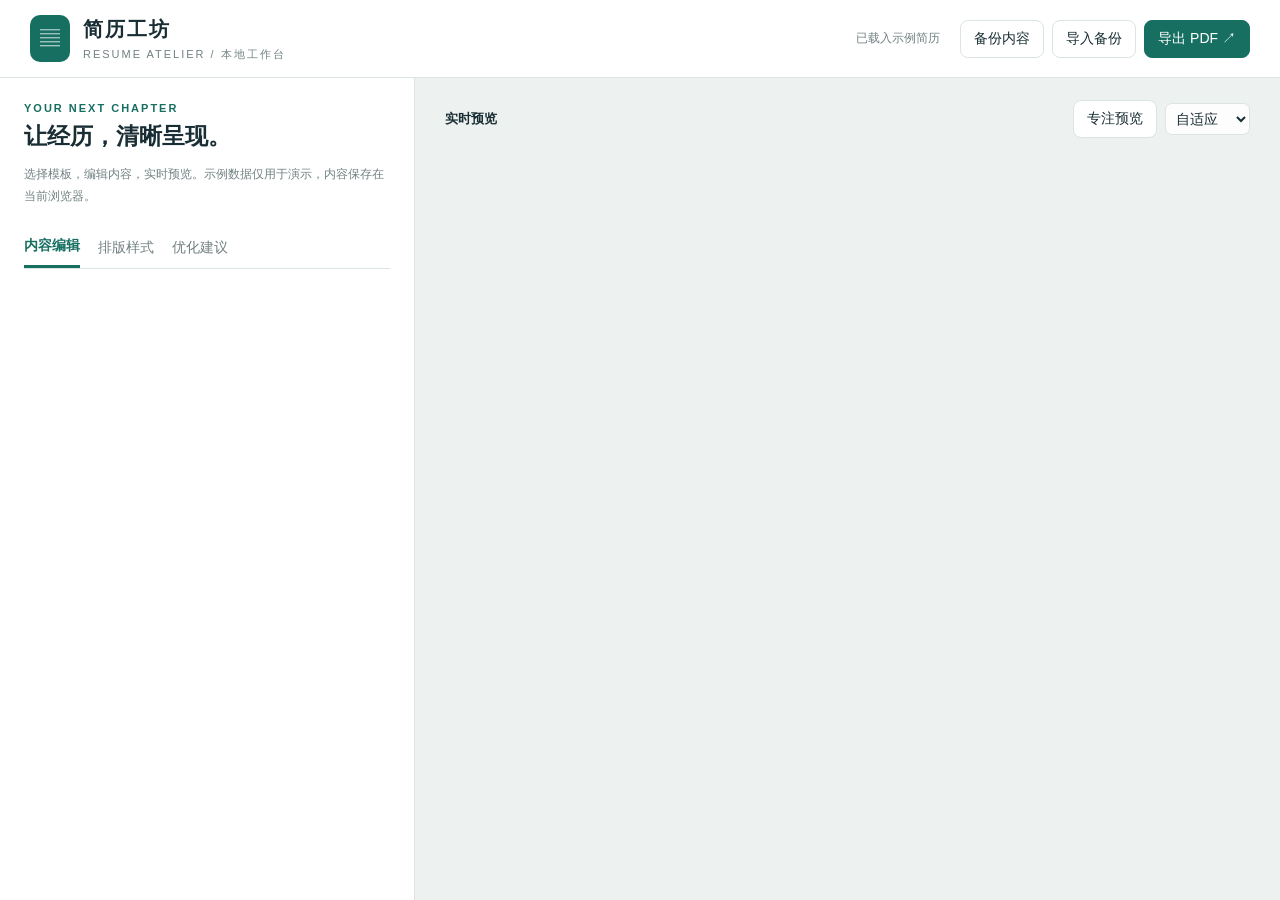
<file: index.template.html>
<!doctype html>
<html lang="zh-CN"><head><meta charset="utf-8"><meta name="viewport" content="width=device-width,initial-scale=1"><title>简历工坊 · Resume Atelier</title>
<style>
:root{--ink:#192e34;--muted:#728183;--green:#176f62;--line:#dce5e2}*{box-sizing:border-box}[hidden]{display:none!important}body{margin:0;background:#edf1ef;color:var(--ink);font:14px 'Microsoft YaHei','PingFang SC',sans-serif}button,input,textarea,select{font:inherit}button{cursor:pointer;border:1px solid var(--line);background:white;color:var(--ink);border-radius:8px;padding:9px 13px}button:hover{background:#eaf4ef;border-color:#8ab4a5}button:focus-visible,input:focus,textarea:focus,select:focus{outline:2px solid #61a692;outline-offset:2px}button.primary{background:var(--green);color:white;border-color:var(--green)}header.app{height:78px;padding:0 30px;display:flex;align-items:center;justify-content:space-between;background:#fff;border-bottom:1px solid var(--line);gap:20px}.brand{display:flex;gap:13px;align-items:center}.logo{background:var(--green);color:white;border-radius:10px;padding:10px;font-size:20px}.brand b{font-size:20px;letter-spacing:2px}.brand small{display:block;margin-top:4px;color:var(--muted);font-size:11px;letter-spacing:2px}.actions{display:flex;gap:8px;align-items:center}.saved{font-size:12px;color:var(--muted);margin-right:12px}.layout{display:grid;grid-template-columns:415px minmax(0,1fr);height:calc(100vh - 78px)}.editor{background:#fff;border-right:1px solid var(--line);overflow-y:auto;padding:24px}.eyebrow{font-size:11px;letter-spacing:2px;color:var(--green);font-weight:bold}h1{font-size:23px;margin:7px 0}p.help{color:var(--muted);font-size:12px;line-height:1.8}.tabs{display:flex;border-bottom:1px solid var(--line);margin:20px 0;gap:18px}.tabs button{border:0;border-radius:0;padding:10px 0;color:var(--muted)}.tabs button.active{border-bottom:3px solid var(--green);color:var(--green);font-weight:bold}label.field{display:block;font-size:12px;color:#536666;margin:12px 0}input:not([type=checkbox]):not([type=color]):not([type=range]),textarea,select{display:block;width:100%;border:1px solid var(--line);border-radius:7px;padding:9px 10px;margin-top:6px;background:#fcfdfc;color:var(--ink)}textarea{resize:vertical;line-height:1.75;min-height:125px}.row{display:grid;grid-template-columns:1fr 1fr;gap:12px}details.group{border:1px solid var(--line);border-radius:10px;margin:12px 0;overflow:hidden}summary{padding:14px;background:#f7faf8;cursor:pointer;font-weight:bold}.group-inner{padding:0 13px 14px}.controls{display:flex;gap:5px;align-items:center;margin:12px 0;flex-wrap:wrap}.controls button{font-size:12px;padding:5px 8px}.entry{border-top:1px solid var(--line);padding-top:10px;margin-top:10px}.entry-title{display:flex;justify-content:space-between;align-items:center;color:var(--muted);font-size:12px}.entry-title button{padding:4px 7px;font-size:11px}.hint{background:#f1f6f3;border-radius:9px;padding:14px;margin:15px 0;font-size:12px;line-height:1.85;color:#50695e}.template{width:100%;text-align:left;margin:6px 0;padding:15px;display:flex;gap:15px;align-items:center}.template.active{border:2px solid var(--green);background:#f1f8f4}.template strong{display:block}.template small{display:block;margin-top:6px;color:var(--muted)}.mini{width:40px;height:50px;border:1px solid #c1d1c8;background:repeating-linear-gradient(#fff 0 8px,#c3d8cf 9px 10px);border-top:7px solid #428976;flex-shrink:0}.mini.modern{border-top:15px solid #244950}.mini.editorial{border-left:12px solid #b3cfc3}.stage{overflow:auto;padding:22px 30px 50px}.previewbar{display:flex;justify-content:space-between;align-items:center;margin-bottom:20px;gap:15px}.previewbar b{font-size:13px}.previewbar small{color:var(--muted);margin-left:10px}.zoom{display:flex;gap:8px;align-items:center}.zoom select{width:85px;margin:0;padding:6px}.previewwrap{margin:auto;width:794px;transform-origin:top center}.page{width:210mm;height:297mm;padding:15mm 16mm 14mm;background:#fff;position:relative;box-shadow:0 6px 25px #27433612;margin:0 auto 24px;color:#25363b;font-family:'Microsoft YaHei',sans-serif;font-size:var(--font-size);line-height:var(--leading);overflow:hidden}.page-content{height:267mm}.page footer{position:absolute;bottom:6mm;left:16mm;right:16mm;display:flex;justify-content:space-between;border-top:1px solid #e4e9e6;padding-top:2mm;font-size:8pt;color:#89938e}.resume-head{display:flex;gap:18px;align-items:center;margin-bottom:15px;border-bottom:2px solid var(--accent);padding-bottom:15px}.resume-head img{height:82px;width:76px;object-fit:cover;flex-shrink:0}.resume-head h1{font-size:27pt;letter-spacing:5px;line-height:1.35;margin:0 0 5px}.resume-head .target{font-size:12pt;color:var(--accent);margin-bottom:6px}.contact{font-size:9pt;color:#59686c;white-space:pre-wrap;overflow-wrap:anywhere}.section-title{font-size:13pt;color:var(--accent);border-bottom:1px solid var(--accent);padding-bottom:4px;margin:14px 0 9px;line-height:1.4}.item{margin:0 0 11px;overflow-wrap:anywhere}.item-head{display:flex;justify-content:space-between;gap:15px;align-items:baseline;line-height:1.5}.item-head strong{font-size:10.7pt}.date{font-size:8.5pt;color:#657478;flex-shrink:0}.meta{color:#58686c;font-size:9.3pt;margin:3px 0}.bullet{padding-left:13px;position:relative;margin-top:3px;white-space:pre-wrap;overflow-wrap:anywhere}.bullet:before{content:'•';position:absolute;left:0;color:var(--accent)}.modern .resume-head{background:#213f46;color:white;padding:20px;margin:-15mm -16mm 18px;padding-left:16mm;padding-right:16mm;min-height:145px;border:0}.modern .contact,.modern .target{color:#dbeae5}.modern .resume-head img{order:2;margin-left:auto}.modern .section-title{border:0;border-left:4px solid var(--accent);padding:3px 10px;background:#f0f5f3}.modern .item{border-left:1px solid #d8e4de;padding-left:13px}.editorial .resume-head{border-bottom:3px solid var(--accent);justify-content:space-between}.editorial .resume-head img{order:2}.editorial .section-title{border:0;letter-spacing:2px;font-size:12pt}.editorial .section-block{display:grid;grid-template-columns:100px 1fr;column-gap:16px;margin-top:15px}.editorial .section-block .section-title{margin:0;padding:0;border-right:1px solid #cbd9d2}.editorial .item-head{display:block}.editorial .date{display:block;font-size:8pt;margin-top:2px}.editorial .item-head strong{font-size:11pt}.toast{position:fixed;bottom:25px;left:50%;transform:translateX(-50%);background:#203c36;color:white;padding:12px 20px;border-radius:9px;z-index:10;box-shadow:0 5px 20px #0002}.hidden{display:none!important}dialog{border:0;border-radius:14px;padding:28px;max-width:470px;box-shadow:0 20px 80px #0003}dialog::backdrop{background:#183d3655}dialog p{line-height:1.9;color:#52635d}body.preview-only .editor{display:none}body.preview-only .layout{grid-template-columns:1fr}
@media(max-width:1000px){.layout{grid-template-columns:350px minmax(0,1fr)}.editor{padding:18px}.stage{padding:15px}.saved{display:none}.app .brand small{display:none}}@media(max-width:720px){header.app{height:auto;min-height:80px;padding:15px;flex-wrap:wrap}.layout{display:block;height:auto}.editor{max-height:65vh}.stage{min-height:400px}.actions{flex-wrap:wrap}.previewbar{flex-wrap:wrap}}
@page{size:A4;margin:0}@media print{html,body{margin:0!important;padding:0!important;background:white!important}.app,.editor,.previewbar,dialog,.toast{display:none!important}.layout,.stage,.previewwrap{display:block!important;width:auto!important;height:auto!important;margin:0!important;padding:0!important;overflow:visible!important;zoom:1!important;transform:none!important}.page{margin:0!important;box-shadow:none!important;break-after:page;page-break-after:always;print-color-adjust:exact;-webkit-print-color-adjust:exact}.page:last-child{break-after:auto;page-break-after:auto}}
__CUSTOM_CSS__
</style></head><body>
<header class="app"><div class="brand"><div class="logo">▤</div><div><b>简历工坊</b><small>RESUME ATELIER / 本地工作台</small></div></div><div class="actions"><span class="saved" id="saved">已载入示例简历</span><button id="backup">备份内容</button><button id="import">导入备份</button><button class="primary" id="export">导出 PDF ↗</button></div></header>
<main class="layout"><aside class="editor"><div class="eyebrow">YOUR NEXT CHAPTER</div><h1>让经历，清晰呈现。</h1><p class="help">选择模板，编辑内容，实时预览。示例数据仅用于演示，内容保存在当前浏览器。</p><nav class="tabs"><button class="active" data-tab="content">内容编辑</button><button data-tab="design">排版样式</button><button data-tab="advice">优化建议</button></nav><div id="content"></div><div id="design" class="hidden"></div><div id="advice" class="hidden"><div class="hint"><b>01 / 先概括职责与贡献</b><br>工作经历第一行作为独立总结段落，其余每行作为一条职责或成果。说明你承担了什么，以及工作产生的价值。</div><div class="hint"><b>02 / 展示真实证据</b><br>项目描述保留技术方法、关键约束和已验证的成果。只填写真实可核对的数据。</div><div class="hint"><b>03 / 为目标职位调整顺序</b><br>通过分组和条目旁的箭头，把最相关的经历放在前面。示例内容不代表任何真实个人或机构。</div><div class="hint"><b>04 / 保存你的内容</b><br>定期导出 JSON 备份。清理浏览器数据或换电脑后，可以通过导入备份恢复。</div><button id="reset">恢复示例简历…</button></div></aside><section class="stage"><div class="previewbar"><div><b>实时预览</b><small id="page-count"></small></div><div class="zoom"><button id="focus">专注预览</button><select id="zoom" aria-label="预览缩放"><option value="auto">自适应</option><option value="0.65">65%</option><option value="0.85">85%</option><option value="1">100%</option></select></div></div><div class="previewwrap" id="pages"></div></section></main>
<input type="file" id="json-file" accept=".json,application/json" hidden><input type="file" id="photo-file" accept="image/png,image/jpeg,image/webp" hidden><div class="toast hidden" id="toast" role="status"></div>
<dialog id="print-dialog"><h2>保存为 PDF</h2><p>接下来会打开浏览器打印窗口。请选择 <b>“另存为 PDF”</b>，纸张选 <b>A4</b>，缩放 <b>100%</b>，边距 <b>无</b>，关闭 <b>页眉和页脚</b>，启用 <b>背景图形</b>。预览已按相同尺寸分页。</p><p>建议使用电脑上的 Chrome 或 Edge。导出文字可以选中和搜索。</p><div class="actions"><button id="cancel-print">取消</button><button class="primary" id="confirm-print">继续导出</button></div></dialog>
<script>
const INITIAL=__INITIAL_DATA__;
const KEY='resume-atelier-public-v1', $=s=>document.querySelector(s), clone=o=>JSON.parse(JSON.stringify(o));let data=clone(INITIAL),timer;
const esc=s=>String(s??'').replace(/[&<>"']/g,c=>({'&':'&amp;','<':'&lt;','>':'&gt;','"':'&quot;',"'":'&#39;'}[c]));
function validate(d){if(!d||!d.basic||!d.settings||!Array.isArray(d.sections)||d.sections.length>40)throw Error('备份结构不正确');for(const k of ['name','phone','email','gender','city','target','photo'])if(typeof d.basic[k]!=='string')throw Error('基本信息格式不正确');if(d.basic.photo&&!/^data:image\/(png|jpeg|webp);base64,[A-Za-z0-9+/=]+$/.test(d.basic.photo))throw Error('照片格式不支持');if(typeof d.basic.showPhoto!=='boolean')throw Error('照片设置不正确');if(!['classic','modern','editorial','minimal','executive','compact','academic','custom'].includes(d.settings.template)||!/^#[a-fA-F0-9]{6}$/.test(d.settings.accent)||!Number.isFinite(d.settings.size)||d.settings.size<9||d.settings.size>13||!Number.isFinite(d.settings.line)||d.settings.line<1.3||d.settings.line>2)throw Error('排版设置不正确');for(const s of d.sections){if(typeof s.title!=='string'||typeof s.enabled!=='boolean'||!Array.isArray(s.items)||s.items.length>100)throw Error('分组格式不正确');for(const i of s.items)for(const k of ['title','meta','date','body'])if(typeof i[k]!=='string'||i[k].length>30000)throw Error('条目内容不正确');}return validateLayout(d);}
try{const raw=localStorage.getItem(KEY);if(raw)data=validate(JSON.parse(raw));}catch(e){setTimeout(()=>toast('本地记录无法读取，已载入示例内容。'),300)}
function toast(s){$('#toast').textContent=s;$('#toast').classList.remove('hidden');clearTimeout(timer);timer=setTimeout(()=>$('#toast').classList.add('hidden'),4200)}
function save(){render();try{localStorage.setItem(KEY,JSON.stringify(data));$('#saved').textContent='已自动保存 · '+new Date().toLocaleTimeString('zh-CN',{hour:'2-digit',minute:'2-digit'});}catch(e){$('#saved').textContent='自动保存失败，请备份内容';}}
function field(label,value,path,multi=false){return `<label class="field">${label}<${multi?'textarea':'input'} data-path="${path}" ${multi?'rows="5"':`value="${esc(value)}"`}>${multi?esc(value)+'</textarea>':''}</label>`}
function editor(){let b=data.basic;$('#content').innerHTML=`<details class="group" open><summary>01　基本信息</summary><div class="group-inner"><div class="row">${field('姓名',b.name,'basic.name')}${field('求职意向（选填）',b.target,'basic.target')}</div><div class="row">${field('手机',b.phone,'basic.phone')}${field('邮箱',b.email,'basic.email')}</div><div class="row">${field('性别（可留空）',b.gender,'basic.gender')}${field('居住地',b.city,'basic.city')}</div><div class="controls"><label><input type="checkbox" data-path="basic.showPhoto" ${b.showPhoto?'checked':''}> 显示照片</label><button data-action="photo">更换照片</button></div></div></details>`+data.sections.map((s,n)=>`<details class="group"><summary>${String(n+2).padStart(2,'0')}　${esc(s.title)}${s.enabled?'':' · 未启用'}</summary><div class="group-inner"><div class="controls"><label><input type="checkbox" data-path="sections.${n}.enabled" ${s.enabled?'checked':''}> 显示分组</label><button data-action="up" data-s="${n}" ${n===0?'disabled':''}>↑</button><button data-action="down" data-s="${n}" ${n===data.sections.length-1?'disabled':''}>↓</button><button data-action="delete-section" data-s="${n}">删除分组</button></div>${field('分组名称',s.title,`sections.${n}.title`)}${s.items.map((i,j)=>`<div class="entry"><div class="entry-title"><span>条目 ${j+1}</span><div><button data-action="item-up" data-s="${n}" data-i="${j}" ${j===0?'disabled':''}>↑</button><button data-action="item-down" data-s="${n}" data-i="${j}" ${j===s.items.length-1?'disabled':''}>↓</button><button data-action="delete-item" data-s="${n}" data-i="${j}">删除</button></div></div>${field('学校 / 公司 / 项目 / 标题',i.title,`sections.${n}.items.${j}.title`)}${field('专业学历 / 职位 / 补充信息',i.meta,`sections.${n}.items.${j}.meta`)}${field('时间',i.date,`sections.${n}.items.${j}.date`)}${field(s.title==='工作经历'?'总结与职责（第一行为总结，其余每行一个要点）':'详细内容（每行一个要点）',i.body,`sections.${n}.items.${j}.body`,true)}</div>`).join('')}<button data-action="add-item" data-s="${n}">＋ 添加条目</button></div></details>`).join('')+'<button data-action="add-section" style="width:100%;margin-top:10px">＋ 添加自定义分组</button><p class="help">空白字段不会显示在简历中。建议定期备份，以便换浏览器或电脑继续编辑。</p>';design();}
function design(){$('#design').innerHTML='<p class="help">同一份内容，三种表达。切换样式不会改变文字。</p>'+[['classic','经典清晰','接近原版 · 细线分组 · 信息紧凑'],['modern','现代专业','深色抬头 · 时间线条目 · 层次鲜明'],['editorial','侧标叙事','左侧分组 · 右侧经历 · 阅读从容']].map(([id,t,d])=>`<button class="template ${data.settings.template===id?'active':''}" data-template="${id}"><span class="mini ${id}"></span><span><strong>${t}</strong><small>${d}</small></span></button>`).join('')+`<label class="field">主题色 <input type="color" data-path="settings.accent" value="${data.settings.accent}"></label><label class="field">正文字号<select data-path="settings.size">${[9,9.5,10,10.5,11,12,13].map(v=>`<option ${v===data.settings.size?'selected':''}>${v}</option>`).join('')}</select></label><label class="field">行距<select data-path="settings.line">${[1.3,1.45,1.65,1.8,2].map(v=>`<option ${v===data.settings.line?'selected':''}>${v}</option>`).join('')}</select></label><div class="hint">内容较多时会自动增加页面，并为跨页内容添加续页标记。调整字号和行距可改变页数；优先保证可读性。</div>`;}
function heading(cont=false){const b=data.basic;return `<div class="resume-head">${b.photo&&b.showPhoto?`<img src="${b.photo}" alt="简历照片">`:''}<div><h1>${esc(b.name)}</h1>${b.target?`<div class="target">${esc(b.target)}</div>`:''}<div class="contact">${[b.phone&&'手机：'+b.phone,b.email&&'邮箱：'+b.email].filter(Boolean).map(esc).join('　|　')}<br>${[b.gender&&'性别：'+b.gender,b.city&&'居住地：'+b.city].filter(Boolean).map(esc).join('　|　')}</div></div></div>`;}
function itemHTML(i,lines,cont=false){const work=data.sections.some(s=>s.title==='工作经历'&&s.items.includes(i));const inlineRole=work||data.sections.some(s=>s.title==='项目经历'&&s.items.includes(i));const summaryFirst=i.summaryFirst===true||work;return `<div class="item"><div class="item-head ${inlineRole?'work-head':''}">${inlineRole?`<div class="company-role"><strong>${esc(i.title)}${cont?'（续）':''}</strong>${i.meta?`<span class="inline-role">${esc(i.meta)}</span>`:''}</div>`:`<strong>${esc(i.title)}${cont?'（续）':''}</strong>`}<span class="date">${esc(i.date)}</span></div>${i.meta&&!inlineRole?`<div class="meta">${esc(i.meta)}</div>`:''}${lines.map((l,n)=>summaryFirst&&!cont&&n===0?`<p class="role-summary">${esc(l)}</p>`:`<div class="bullet">${esc(l)}</div>`).join('')}</div>`;}
function render(){const root=$('#pages');root.innerHTML='';root.style.setProperty('--font-size',data.settings.size+'pt');root.style.setProperty('--leading',data.settings.line);root.style.setProperty('--accent',data.settings.accent);let page,content,section,holder,pageNum=0;
function newPage(){page=document.createElement('article');page.className='page '+data.settings.template;page.innerHTML='<div class="page-content"></div><footer><span></span><span></span></footer>';root.append(page);content=page.firstChild;pageNum++;section=null;holder=null;}
function fits(){return content.scrollHeight<=content.clientHeight+1}
function newSection(title,continued){section=document.createElement('div');section.className='section-block';section.innerHTML=`<h2 class="section-title">${esc(title)}${continued?' · 续':''}</h2><div class="section-items"></div>`;content.append(section);holder=section.lastChild;}
newPage();content.innerHTML=heading();
for(const s of data.sections.filter(s=>s.enabled)){const items=s.items.filter(i=>i.title.trim()||i.meta.trim()||i.date.trim()||i.body.trim());if(!items.length)continue;newSection(s.title,false);
for(const i of items){const lines=i.body.split('\n').map(x=>x.trim()).filter(Boolean);let node=document.createElement('div');node.innerHTML=itemHTML(i,lines);holder.append(node);if(fits())continue;node.remove();const wasEmpty=!holder.children.length;if(wasEmpty)section.remove();newPage();newSection(s.title,!wasEmpty);holder.append(node);if(fits())continue;node.remove();
// Split long entries at bullet boundaries, or at characters for a single oversized paragraph.
let queue=lines.length?lines.slice():[''],part=[],continued=false;
while(queue.length){const line=queue.shift();node=document.createElement('div');node.innerHTML=itemHTML(i,[...part,line],continued);holder.replaceChildren(node);if(fits()){part.push(line);continue;}if(part.length){holder.innerHTML=itemHTML(i,part,continued);newPage();newSection(s.title,true);part=[];continued=true;queue.unshift(line);continue;}
let lo=0,hi=line.length;while(lo<hi){let mid=Math.ceil((lo+hi)/2);holder.innerHTML=itemHTML(i,[line.slice(0,mid)],continued);if(fits())lo=mid;else hi=mid-1;}if(lo===0){holder.innerHTML=itemHTML(i,[line],continued);toast('某条标题或内容过长，请缩短以避免超出页面。');break;}holder.innerHTML=itemHTML(i,[line.slice(0,lo)],continued);if(lo<line.length)queue.unshift(line.slice(lo));if(queue.length){newPage();newSection(s.title,true);continued=true;}part=[];
}
}
}
const all=[...root.children];all.forEach((p,i)=>{p.querySelector('footer span').textContent=data.basic.name;p.querySelector('footer span:last-child').textContent=`${i+1} / ${all.length}`});$('#page-count').textContent=`A4 · ${all.length} 页 · 打印尺寸`;fitZoom();}
function fitZoom(){const value=$('#zoom').value;$('#pages').style.zoom=value==='auto'?Math.min(1,Math.max(.25,($('.stage').clientWidth-60)/794)):Number(value);}
document.addEventListener('input',e=>{const p=e.target.dataset.path;if(!p)return;const keys=p.split('.');let obj=data;for(const k of keys.slice(0,-1))obj=obj[k];obj[keys.at(-1)]=e.target.type==='checkbox'?e.target.checked:p==='settings.size'||p==='settings.line'?Number(e.target.value):e.target.value;save();});
document.addEventListener('click',e=>{const b=e.target.closest('button');if(!b)return;if(b.dataset.tab){document.querySelectorAll('[data-tab]').forEach(x=>x.classList.toggle('active',x===b));for(const id of ['content','design','advice'])$('#'+id).classList.toggle('hidden',id!==b.dataset.tab);}if(b.dataset.template){data.settings.template=b.dataset.template;design();save();}const a=b.dataset.action;if(!a)return;let s=Number(b.dataset.s),i=Number(b.dataset.i);if(a==='photo'){$('#photo-file').click();return;}const opened=[...document.querySelectorAll('details.group')].map(x=>x.open);if(a==='add-section'){data.sections.push({title:'自定义分组',enabled:true,items:[{title:'',meta:'',date:'',body:''}]});}if(a==='delete-section'){if(!confirm('删除这个分组及其全部内容？'))return;data.sections.splice(s,1);}if(a==='up'||a==='down'){const n=s+(a==='up'?-1:1);[data.sections[s],data.sections[n]]=[data.sections[n],data.sections[s]];}if(a==='add-item')data.sections[s].items.push({title:'',meta:'',date:'',body:''});if(a==='delete-item'){if(!confirm('删除这条经历？'))return;data.sections[s].items.splice(i,1);}if(a==='item-up'||a==='item-down'){const n=i+(a==='item-up'?-1:1),arr=data.sections[s].items;[arr[i],arr[n]]=[arr[n],arr[i]];}editor();document.querySelectorAll('details.group').forEach((x,n)=>x.open=opened[n]||n===(a==='up'?s:a==='down'?s+2:s+1)||a==='add-section'&&n===data.sections.length);save();});
$('#backup').onclick=()=>{const blob=new Blob([JSON.stringify(data,null,2)],{type:'application/json'}),url=URL.createObjectURL(blob),a=document.createElement('a');a.href=url;a.download=(data.basic.name||'我的')+'-简历备份.json';a.click();setTimeout(()=>URL.revokeObjectURL(url),1000);toast('备份包含文字、照片和排版设置。');};
$('#import').onclick=()=>$('#json-file').click();$('#json-file').onchange=async e=>{const f=e.target.files[0];if(!f)return;try{if(f.size>8*1024*1024)throw Error('备份文件不能超过 8MB');const d=validate(JSON.parse(await f.text()));if(confirm('导入将替换当前内容，建议先备份。继续？')){data=d;editor();save();toast('已导入备份。');}}catch(err){toast('导入失败：'+err.message)}e.target.value='';};
$('#photo-file').onchange=async e=>{const f=e.target.files[0];if(!f)return;if(!['image/png','image/jpeg','image/webp'].includes(f.type)||f.size>5*1024*1024){toast('请选择不超过 5MB 的 PNG、JPG 或 WebP 照片。');e.target.value='';return;}const reader=new FileReader();reader.onload=()=>{const im=new Image();im.onload=()=>{const c=document.createElement('canvas'),scale=Math.min(1,600/im.width,800/im.height);c.width=im.width*scale;c.height=im.height*scale;c.getContext('2d').drawImage(im,0,0,c.width,c.height);data.basic.photo=c.toDataURL('image/png');data.basic.showPhoto=true;editor();save();};im.onerror=()=>toast('图片无法读取');im.src=reader.result;};reader.readAsDataURL(f);e.target.value='';};
$('#reset').onclick=()=>{if(confirm('恢复示例简历将覆盖当前修改。确定继续？')){data=clone(INITIAL);editor();save();}};
$('#export').onclick=()=>$('#print-dialog').showModal();$('#cancel-print').onclick=()=>$('#print-dialog').close();$('#confirm-print').onclick=()=>{$('#print-dialog').close();document.title=(data.basic.name||'我的')+'的简历';render();setTimeout(()=>window.print(),150)};window.addEventListener('beforeprint',()=>render());$('#zoom').onchange=fitZoom;window.addEventListener('resize',fitZoom);$('#focus').onclick=()=>{document.body.classList.toggle('preview-only');$('#focus').textContent=document.body.classList.contains('preview-only')?'返回编辑':'专注预览';fitZoom();};
__CUSTOM_JS__
editor();render();document.fonts.ready.then(()=>render());
</script></body></html>
</file>
